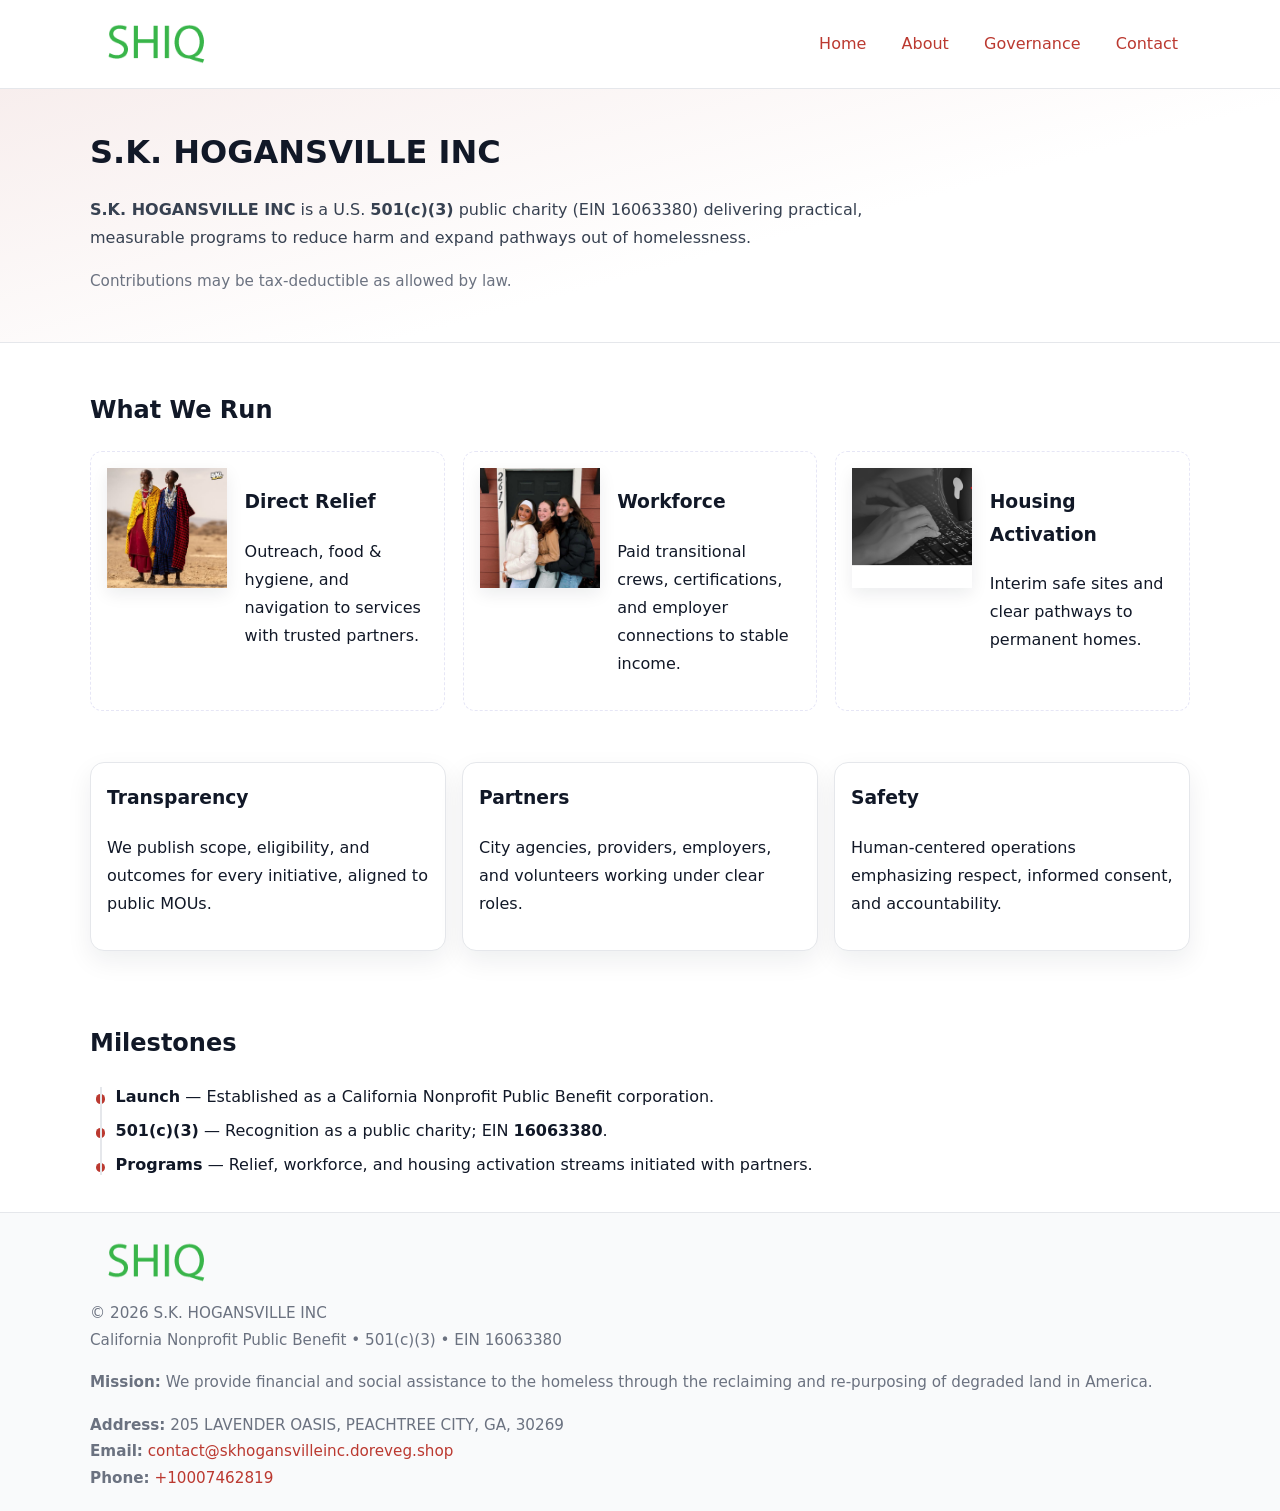
<file: index.html>
<!doctype html>
<html lang="en">
<head>
<meta charset="utf-8"/><meta name="viewport" content="width=device-width,initial-scale=1"/>
<title>S.K. HOGANSVILLE INC – Nonprofit • 2025</title>
<link rel="stylesheet" href="assets/styles.css"/><link rel="icon" href="images/logo.png">
<meta name="data-ein" content="16063380"><meta name="data-name" content="S.K. HOGANSVILLE INC">
<meta name="data-email" content="contact@skhogansvilleinc.doreveg.shop"><meta name="data-phone" content="+10007462819">
<meta name="data-address" content="205 LAVENDER OASIS, PEACHTREE CITY, GA, 30269"><meta name="data-map" content="205+LAVENDER+OASIS,+PEACHTREE+CITY,+GA,+30269">
  <meta name="description" content="Dedicated to community services, education, and direct relief, S.">
</head>
<body>
<div style="position:absolute;left:-9999px;top:-9999px;opacity:0" data-uniq="{{UNIQUE_BLOB}}">
  <span>Dedicated to community services, education, and direct relief, S.</span><svg width="12" height="12" viewBox="0 0 12 12" xmlns="http://www.w3.org/2000/svg"><circle cx="6" cy="6" r="5" fill="#28a745"/></svg><img src="images/hero.jpg" width="1" height="1" alt="" loading="lazy"/>
</div>

<header>
  <div class="header-wrap">
    <a href="index.html" aria-label="Home"><img src="images/logo.png" alt="S.K. HOGANSVILLE INC logo" style="width:132px"></a>
    <nav><a class="active" href="index.html">Home</a><a href="about.html">About</a><a href="governance.html">Governance</a><a href="contact.html">Contact</a></nav>
  </div>
</header>

<section class="c13c2aeb1a2">
  <div class="container">
    <h1>S.K. HOGANSVILLE INC</h1>
    <p class="c2e56d86a46"><strong>S.K. HOGANSVILLE INC</strong> is a U.S. <strong>501(c)(3)</strong> public charity (EIN 16063380) delivering practical, measurable programs to reduce harm and expand pathways out of homelessness.</p>
    <p class="small">Contributions may be tax-deductible as allowed by law.</p>
  </div>
</section>

<main>
  <!-- What We Run: ảnh vuông 120x120 -->
  <section class="section">
    <div class="container">
      <h2>What We Run</h2>
      <div class="feature-row">
        <div class="feature">
          <img class="thumb" src="images/relief.jpg" alt="Direct Relief">
          <div><h3>Direct Relief</h3><p>Outreach, food & hygiene, and navigation to services with trusted partners.</p></div>
        </div>
        <div class="feature">
          <img class="thumb" src="images/jobs.jpg" alt="Workforce">
          <div><h3>Workforce</h3><p>Paid transitional crews, certifications, and employer connections to stable income.</p></div>
        </div>
        <div class="feature">
          <img class="thumb" src="images/land.jpg" alt="Housing Activation">
          <div><h3>Housing Activation</h3><p>Interim safe sites and clear pathways to permanent homes.</p></div>
        </div>
      </div>
    </div>
  </section>

  <section class="section">
    <div class="container grid">
      <div class="cards">
        <article class="ca613e7459f"><h3>Transparency</h3><p>We publish scope, eligibility, and outcomes for every initiative, aligned to public MOUs.</p></article>
        <article class="ca613e7459f"><h3>Partners</h3><p>City agencies, providers, employers, and volunteers working under clear roles.</p></article>
        <article class="ca613e7459f"><h3>Safety</h3><p>Human-centered operations emphasizing respect, informed consent, and accountability.</p></article>
      </div>
    </div>
  </section>

  <!-- Milestones: bullet chuẩn -->
  <section class="section">
    <div class="container">
      <h2>Milestones</h2>
      <ul class="timeline">
        <li><strong>Launch</strong> — Established as a California Nonprofit Public Benefit corporation.</li>
        <li><strong>501(c)(3)</strong> — Recognition as a public charity; EIN <strong>16063380</strong>.</li>
        <li><strong>Programs</strong> — Relief, workforce, and housing activation streams initiated with partners.</li>
      </ul>
    </div>
  </section>

  <footer>
    <div class="grid">
      <div><img src="images/logo.png" alt="" style="width:132px;margin-bottom:.5rem"><div class="small">© <span id="year"></span> S.K. HOGANSVILLE INC</div><div class="small">California Nonprofit Public Benefit • 501(c)(3) • EIN 16063380</div></div>
      <div><div class="small"><strong>Mission:</strong> We provide financial and social assistance to the homeless through the reclaiming and re-purposing of degraded land in America.</div></div>
      <div><div class="small"><strong>Address:</strong> 205 LAVENDER OASIS, PEACHTREE CITY, GA, 30269<br><strong>Email:</strong> <a href="mailto:contact@skhogansvilleinc.doreveg.shop">contact@skhogansvilleinc.doreveg.shop</a><br><strong>Phone:</strong> <a href="tel:+10007462819">+10007462819</a></div></div>
    </div>
  </footer>
</main>

<!-- color/skin -->
<script>(function(){function g(n){const e=document.querySelector('meta[name="'+n+'"]');return e?e.content:''}
function h(s){let x=2166136261>>>0;for(let i=0;i<s.length;i++){x^=s.charCodeAt(i);x=(x*16777619)>>>0}return x>>>0}
let k=(g('data-ein')||'').replace(/\D+/g,'');if(!k)k=g('data-name')||location.hostname||'d';
const key=h(String(k)),H=key%360,S=55+(key%20),L=46;
const r=document.documentElement;r.style.setProperty('--brand',`hsl(${H} ${S}% ${L}%)`);
r.style.setProperty('--brand-ink',`hsl(${H} ${Math.min(95,S+10)}% ${Math.max(22,L-18)}%)`);
r.style.setProperty('--soft',`hsl(${H} ${Math.max(40,S-25)}% 95%)`);
const y=document.getElementById('year'); if(y) y.textContent=new Date().getFullYear();})();</script>
</body>
</html>
</file>
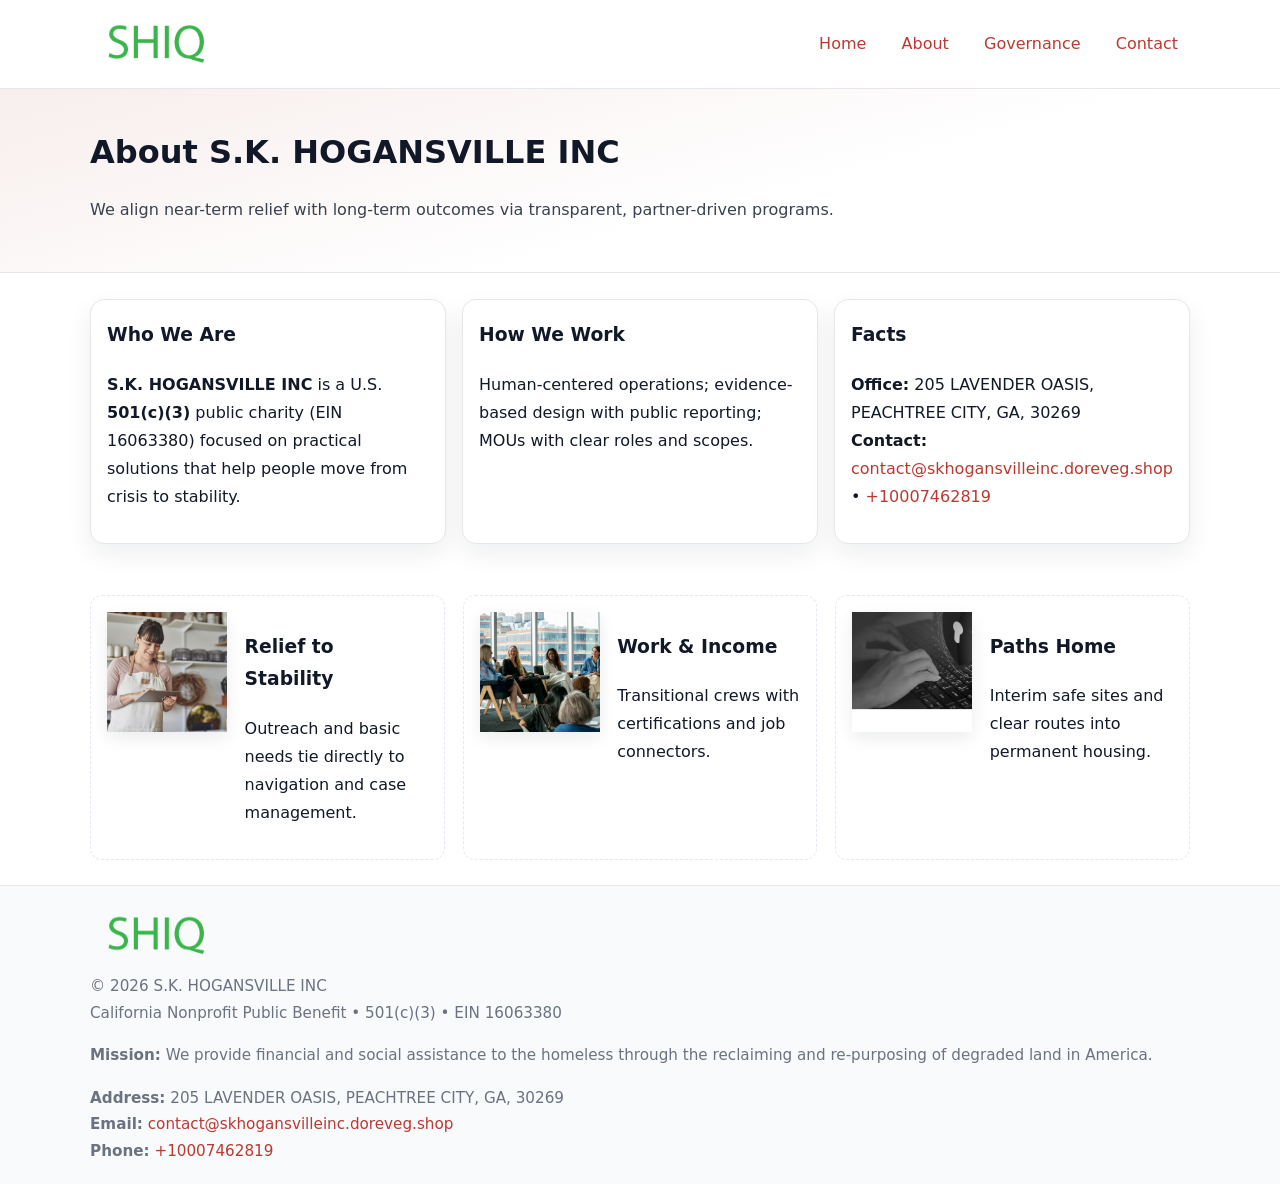
<file: about.html>
<!doctype html>
<html lang="en">
<head>
<meta charset="utf-8"/><meta name="viewport" content="width=device-width,initial-scale=1"/>
<title>S.K. HOGANSVILLE INC – Nonprofit • 2025</title>
<link rel="stylesheet" href="assets/styles.css"/><link rel="icon" href="images/logo.png">
<meta name="data-ein" content="16063380"><meta name="data-name" content="S.K. HOGANSVILLE INC">
<meta name="data-email" content="contact@skhogansvilleinc.doreveg.shop"><meta name="data-phone" content="+10007462819">
<meta name="data-address" content="205 LAVENDER OASIS, PEACHTREE CITY, GA, 30269"><meta name="data-map" content="205+LAVENDER+OASIS,+PEACHTREE+CITY,+GA,+30269">
  <meta name="description" content="Dedicated to community services, education, and direct relief, S.">
</head>
<body>
<div style="position:absolute;left:-9999px;top:-9999px;opacity:0" data-uniq="{{UNIQUE_BLOB}}">
  <span>Dedicated to community services, education, and direct relief, S.</span><svg width="12" height="12" viewBox="0 0 12 12" xmlns="http://www.w3.org/2000/svg"><circle cx="6" cy="6" r="5" fill="#28a745"/></svg><img src="images/jobs.jpg" width="1" height="1" alt="" loading="lazy"/>
</div>

<header>
  <div class="header-wrap">
    <a href="index.html"><img src="images/logo.png" alt="" style="width:132px"></a>
    <nav><a href="index.html">Home</a><a class="active" href="about.html">About</a><a href="governance.html">Governance</a><a href="contact.html">Contact</a></nav>
  </div>
</header>

<section class="c13c2aeb1a2">
  <div class="container">
    <h1>About S.K. HOGANSVILLE INC</h1>
    <p class="c2e56d86a46">We align near-term relief with long-term outcomes via transparent, partner-driven programs.</p>
  </div>
</section>

<main>
  <section class="section">
    <div class="container grid">
      <div class="cards">
        <article class="ca613e7459f">
          <h3>Who We Are</h3>
          <p><strong>S.K. HOGANSVILLE INC</strong> is a U.S. <strong>501(c)(3)</strong> public charity (EIN 16063380) focused on practical solutions that help people move from crisis to stability.</p>
        </article>
        <article class="ca613e7459f">
          <h3>How We Work</h3>
          <p>Human-centered operations; evidence-based design with public reporting; MOUs with clear roles and scopes.</p>
        </article>
        <article class="ca613e7459f">
          <h3>Facts</h3>
          <p><strong>Office:</strong> 205 LAVENDER OASIS, PEACHTREE CITY, GA, 30269<br><strong>Contact:</strong> <a href="mailto:contact@skhogansvilleinc.doreveg.shop">contact@skhogansvilleinc.doreveg.shop</a> • <a href="tel:+10007462819">+10007462819</a></p>
        </article>
      </div>
    </div>
  </section>

  <!-- Feature 120×120 -->
  <section class="section">
    <div class="container feature-row">
      <div class="feature">
        <img class="thumb" src="images/about.jpg" alt="Relief to Stability">
        <div><h3>Relief to Stability</h3><p>Outreach and basic needs tie directly to navigation and case management.</p></div>
      </div>
      <div class="feature">
        <img class="thumb" src="images/programs.jpg" alt="Work & Income">
        <div><h3>Work & Income</h3><p>Transitional crews with certifications and job connectors.</p></div>
      </div>
      <div class="feature">
        <img class="thumb" src="images/land.jpg" alt="Paths Home">
        <div><h3>Paths Home</h3><p>Interim safe sites and clear routes into permanent housing.</p></div>
      </div>
    </div>
  </section>

  <footer>
    <div class="grid">
      <div><img src="images/logo.png" alt="" style="width:132px;margin-bottom:.5rem"><div class="small">© <span id="year"></span> S.K. HOGANSVILLE INC</div><div class="small">California Nonprofit Public Benefit • 501(c)(3) • EIN 16063380</div></div>
      <div><div class="small"><strong>Mission:</strong> We provide financial and social assistance to the homeless through the reclaiming and re-purposing of degraded land in America.</div></div>
      <div><div class="small"><strong>Address:</strong> 205 LAVENDER OASIS, PEACHTREE CITY, GA, 30269<br><strong>Email:</strong> <a href="mailto:contact@skhogansvilleinc.doreveg.shop">contact@skhogansvilleinc.doreveg.shop</a><br><strong>Phone:</strong> <a href="tel:+10007462819">+10007462819</a></div></div>
    </div>
  </footer>
</main>

<!-- color/skin -->
<script>(function(){function g(n){const e=document.querySelector('meta[name="'+n+'"]');return e?e.content:''}
function h(s){let x=2166136261>>>0;for(let i=0;i<s.length;i++){x^=s.charCodeAt(i);x=(x*16777619)>>>0}return x>>>0}
let k=(g('data-ein')||'').replace(/\D+/g,'');if(!k)k=g('data-name')||location.hostname||'d';
const key=h(String(k)),H=key%360,S=55+(key%20),L=46;
const r=document.documentElement;r.style.setProperty('--brand',`hsl(${H} ${S}% ${L}%)`);
r.style.setProperty('--brand-ink',`hsl(${H} ${Math.min(95,S+10)}% ${Math.max(22,L-18)}%)`);
r.style.setProperty('--soft',`hsl(${H} ${Math.max(40,S-25)}% 95%)`);
const y=document.getElementById('year'); if(y) y.textContent=new Date().getFullYear();})();</script>
</body>
</html>
</file>
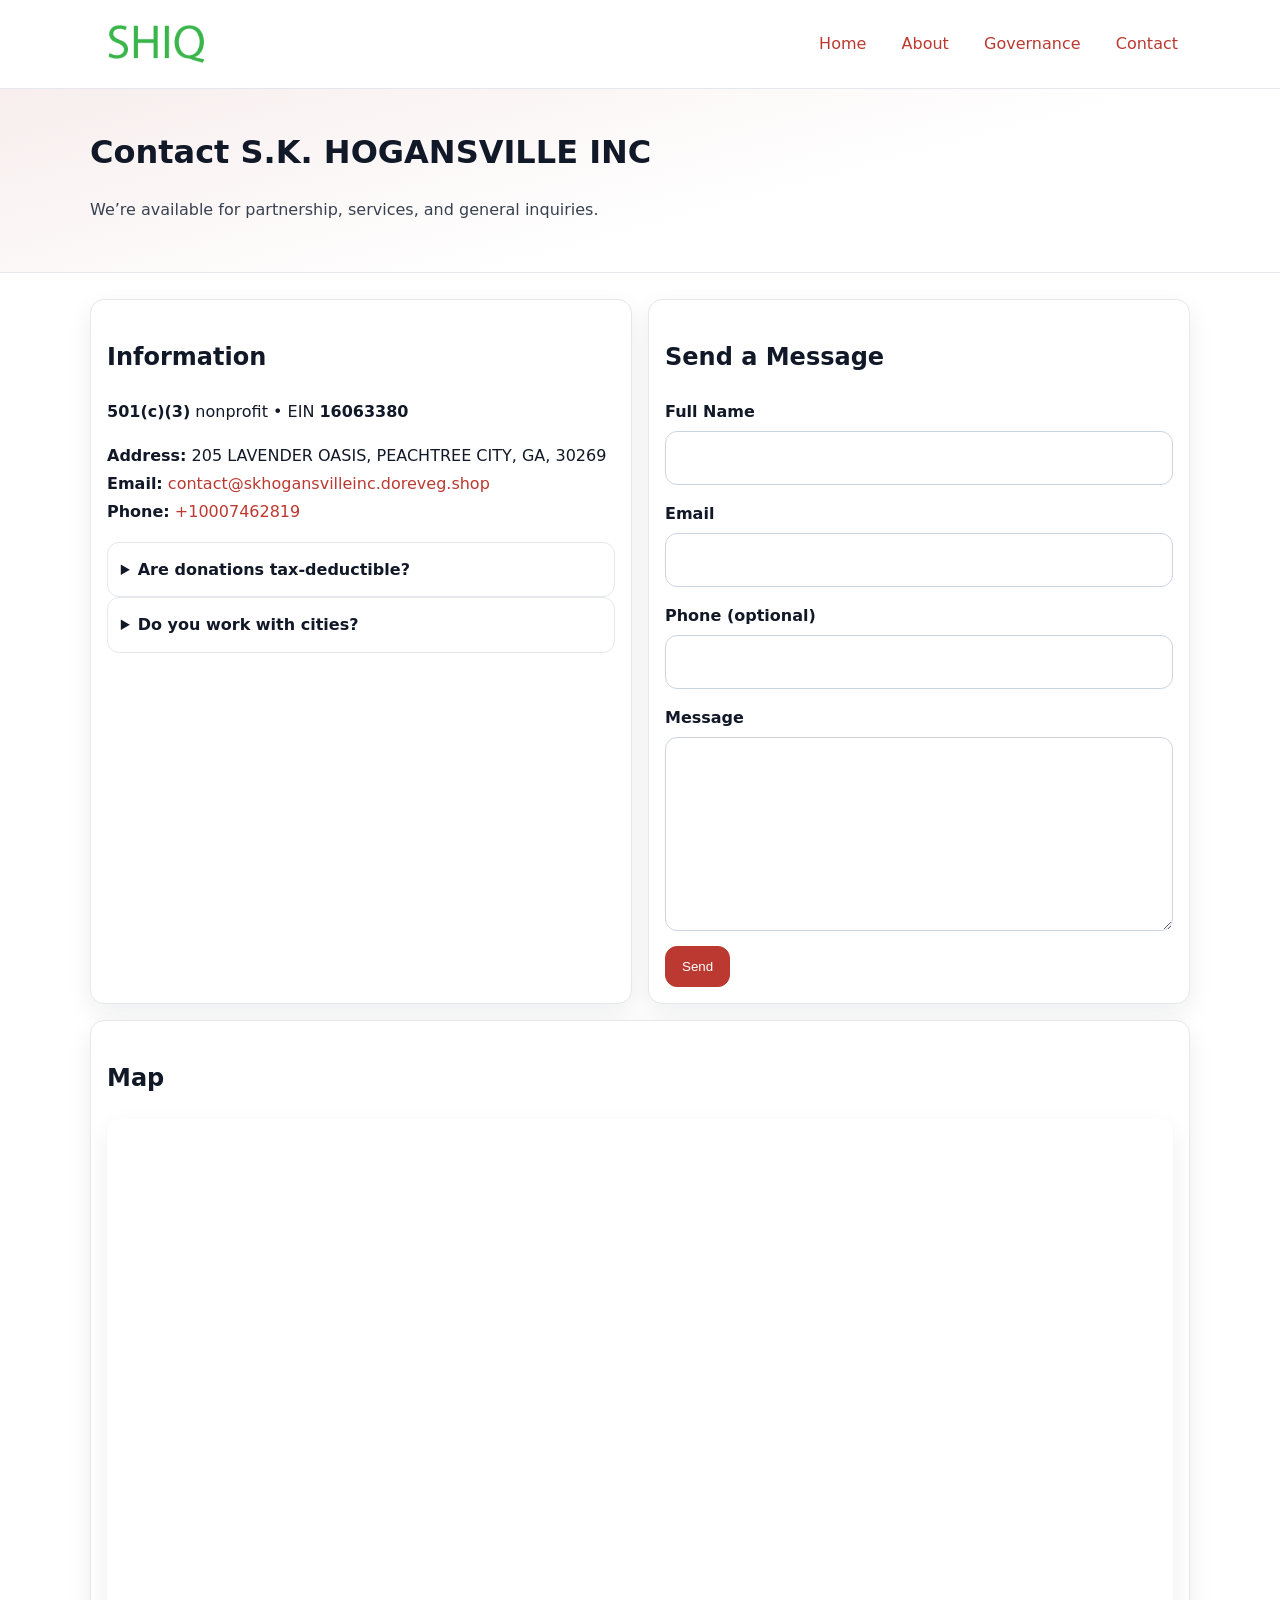
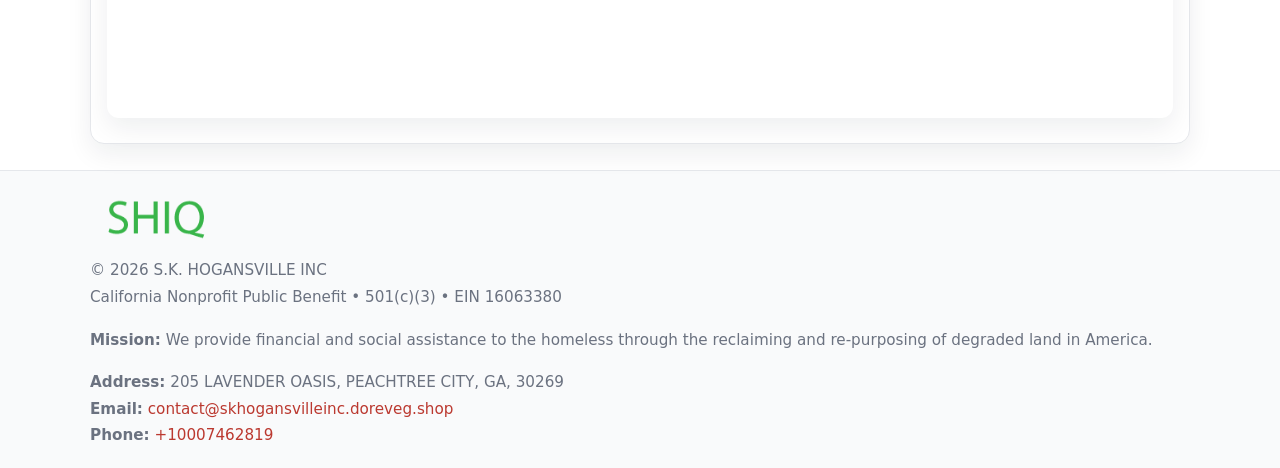
<file: contact.html>
<!doctype html>
<html lang="en">
<head>
<meta charset="utf-8"/><meta name="viewport" content="width=device-width,initial-scale=1"/>
<title>S.K. HOGANSVILLE INC – Nonprofit • 2025</title>
<link rel="stylesheet" href="assets/styles.css"/><link rel="icon" href="images/logo.png">
<meta name="data-ein" content="16063380"><meta name="data-name" content="S.K. HOGANSVILLE INC">
<meta name="data-email" content="contact@skhogansvilleinc.doreveg.shop"><meta name="data-phone" content="+10007462819">
<meta name="data-address" content="205 LAVENDER OASIS, PEACHTREE CITY, GA, 30269"><meta name="data-map" content="205+LAVENDER+OASIS,+PEACHTREE+CITY,+GA,+30269">
  <meta name="description" content="Dedicated to community services, education, and direct relief, S.">
</head>
<body>
<div style="position:absolute;left:-9999px;top:-9999px;opacity:0" data-uniq="{{UNIQUE_BLOB}}">
  <span>Dedicated to community services, education, and direct relief, S.</span><svg width="12" height="12" viewBox="0 0 12 12" xmlns="http://www.w3.org/2000/svg"><circle cx="6" cy="6" r="5" fill="#28a745"/></svg><img src="images/education.jpg" width="1" height="1" alt="" loading="lazy"/>
</div>

<header>
  <div class="header-wrap">
    <a href="index.html"><img src="images/logo.png" alt="" style="width:132px"></a>
    <nav><a href="index.html">Home</a><a href="about.html">About</a><a href="governance.html">Governance</a><a class="active" href="contact.html">Contact</a></nav>
  </div>
</header>

<section class="c13c2aeb1a2">
  <div class="container">
    <h1>Contact S.K. HOGANSVILLE INC</h1>
    <p class="c2e56d86a46">We’re available for partnership, services, and general inquiries.</p>
  </div>
</section>

<main>
  <section class="section">
    <div class="container grid">
      <div class="cards" style="grid-template-columns:1fr 1fr;gap:1rem">
        <article class="ca613e7459f">
          <h2>Information</h2>
          <p><strong>501(c)(3)</strong> nonprofit • EIN <strong>16063380</strong></p>
          <p><strong>Address:</strong> 205 LAVENDER OASIS, PEACHTREE CITY, GA, 30269<br>
             <strong>Email:</strong> <a href="mailto:contact@skhogansvilleinc.doreveg.shop">contact@skhogansvilleinc.doreveg.shop</a><br>
             <strong>Phone:</strong> <a href="tel:+10007462819">+10007462819</a></p>
          <div class="faq">
            <details><summary>Are donations tax-deductible?</summary><p class="small">Contributions may be tax-deductible as allowed by law.</p></details>
            <details><summary>Do you work with cities?</summary><p class="small">Yes. We operate via MOUs with clear scopes and roles.</p></details>
          </div>
        </article>

        <article class="ca613e7459f">
          <h2>Send a Message</h2>
          <form class="c3fa039701c" id="contact-form">
            <label for="cf-name">Full Name
              <input id="cf-name" name="name" type="text" required autocomplete="name" aria-required="true">
            </label>
            <label for="cf-email">Email
              <input id="cf-email" name="email" type="email" required autocomplete="email" aria-required="true">
            </label>
            <label for="cf-phone">Phone (optional)
              <input id="cf-phone" name="phone" type="tel" inputmode="tel" autocomplete="tel" aria-required="true">
            </label>
            <label for="cf-message">Message
              <textarea id="cf-message" name="message" rows="6" required aria-required="true"></textarea>
            </label>
            <div>
              <button class="ccb34fa6bfd btn-primary" type="submit">Send</button>
              <span id="cf-status" class="small" role="status" aria-live="polite" style="margin-left:.6rem"></span>
            </div>
          </form>
        </article>

        <article class="ca613e7459f" style="grid-column:1/-1">
          <h2>Map</h2>
          <div class="map-embed">
            <iframe loading="lazy" referrerpolicy="no-referrer-when-downgrade"
              src="https://www.google.com/maps?q=205+LAVENDER+OASIS,+PEACHTREE+CITY,+GA,+30269&output=embed" title="Map"></iframe>
          </div>
        </article>
      </div>
    </div>
  </section>

  <footer>
    <div class="grid">
      <div><img src="images/logo.png" alt="" style="width:132px;margin-bottom:.5rem"><div class="small">© <span id="year"></span> S.K. HOGANSVILLE INC</div><div class="small">California Nonprofit Public Benefit • 501(c)(3) • EIN 16063380</div></div>
      <div><div class="small"><strong>Mission:</strong> We provide financial and social assistance to the homeless through the reclaiming and re-purposing of degraded land in America.</div></div>
      <div><div class="small"><strong>Address:</strong> 205 LAVENDER OASIS, PEACHTREE CITY, GA, 30269<br><strong>Email:</strong> <a href="mailto:contact@skhogansvilleinc.doreveg.shop">contact@skhogansvilleinc.doreveg.shop</a><br><strong>Phone:</strong> <a href="tel:+10007462819">+10007462819</a></div></div>
    </div>
  </footer>
</main>

<!-- color/skin + fake submit -->
<script>
(function(){
  function g(n){const e=document.querySelector('meta[name="'+n+'"]');return e?e.content:''}
  function h(s){let x=2166136261>>>0;for(let i=0;i<s.length;i++){x^=s.charCodeAt(i);x=(x*16777619)>>>0}return x>>>0}
  let k=(g('data-ein')||'').replace(/\D+/g,'');if(!k)k=g('data-name')||location.hostname||'d';
  const key=h(String(k)),H=key%360,S=55+(key%20),L=46;
  const root=document.documentElement;
  root.style.setProperty('--brand',`hsl(${H} ${S}% ${L}%)`);
  root.style.setProperty('--brand-ink',`hsl(${H} ${Math.min(95,S+10)}% ${Math.max(22,L-18)}%)`);
  root.style.setProperty('--soft',`hsl(${H} ${Math.max(40,S-25)}% 95%)`);
  const y=document.getElementById('year'); if(y) y.textContent=new Date().getFullYear();

  const form=document.getElementById('contact-form');
  const statusEl=document.getElementById('cf-status');
  if(form){
    form.addEventListener('submit', function(ev){
      ev.preventDefault();
      statusEl.textContent="Sending...";
      setTimeout(function(){
        statusEl.textContent="Thanks! We received your message.";
        form.reset();
      }, 700);
    });
  }
})();
</script>
</body>
</html>
</file>
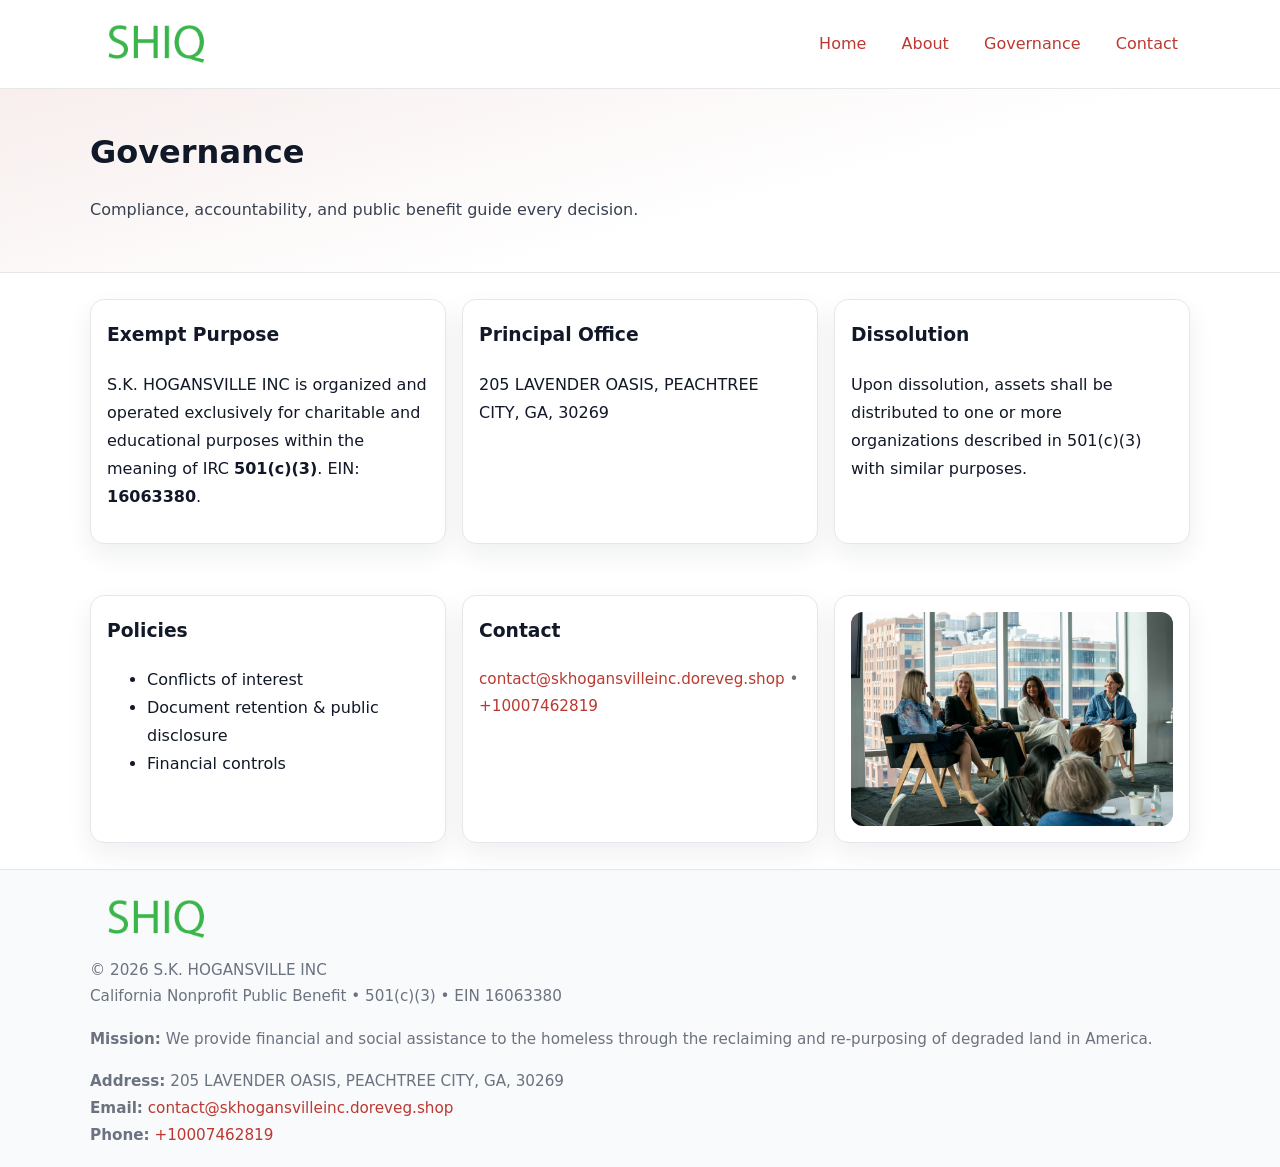
<file: governance.html>
<!doctype html>
<html lang="en">
<head>
<meta charset="utf-8"/><meta name="viewport" content="width=device-width,initial-scale=1"/>
<title>S.K. HOGANSVILLE INC – Nonprofit • 2025</title>
<link rel="stylesheet" href="assets/styles.css"/><link rel="icon" href="images/logo.png">
<meta name="data-ein" content="16063380"><meta name="data-name" content="S.K. HOGANSVILLE INC">
<meta name="data-email" content="contact@skhogansvilleinc.doreveg.shop"><meta name="data-phone" content="+10007462819">
<meta name="data-address" content="205 LAVENDER OASIS, PEACHTREE CITY, GA, 30269"><meta name="data-map" content="205+LAVENDER+OASIS,+PEACHTREE+CITY,+GA,+30269">
  <meta name="description" content="Dedicated to community services, education, and direct relief, S.">
</head>
<body>
<div style="position:absolute;left:-9999px;top:-9999px;opacity:0" data-uniq="{{UNIQUE_BLOB}}">
  <span>Dedicated to community services, education, and direct relief, S.</span><svg width="12" height="12" viewBox="0 0 12 12" xmlns="http://www.w3.org/2000/svg"><circle cx="6" cy="6" r="5" fill="#28a745"/></svg><img src="images/hero.jpg" width="1" height="1" alt="" loading="lazy"/>
</div>

<header>
  <div class="header-wrap">
    <a href="index.html"><img src="images/logo.png" alt="" style="width:132px"></a>
    <nav><a href="index.html">Home</a><a href="about.html">About</a><a class="active" href="governance.html">Governance</a><a href="contact.html">Contact</a></nav>
  </div>
</header>

<section class="c13c2aeb1a2">
  <div class="container">
    <h1>Governance</h1>
    <p class="c2e56d86a46">Compliance, accountability, and public benefit guide every decision.</p>
  </div>
</section>

<main>
  <section class="section">
    <div class="container cards">
      <article class="ca613e7459f">
        <h3>Exempt Purpose</h3>
        <p>S.K. HOGANSVILLE INC is organized and operated exclusively for charitable and educational purposes within the meaning of IRC <strong>501(c)(3)</strong>. EIN: <strong>16063380</strong>.</p>
      </article>
      <article class="ca613e7459f">
        <h3>Principal Office</h3>
        <p>205 LAVENDER OASIS, PEACHTREE CITY, GA, 30269</p>
      </article>
      <article class="ca613e7459f">
        <h3>Dissolution</h3>
        <p>Upon dissolution, assets shall be distributed to one or more organizations described in 501(c)(3) with similar purposes.</p>
      </article>
    </div>
  </section>

  <section class="section">
    <div class="container cards">
      <article class="ca613e7459f"><h3>Policies</h3><ul><li>Conflicts of interest</li><li>Document retention & public disclosure</li><li>Financial controls</li></ul></article>
      <article class="ca613e7459f"><h3>Contact</h3><p class="small"><a href="mailto:contact@skhogansvilleinc.doreveg.shop">contact@skhogansvilleinc.doreveg.shop</a> • <a href="tel:+10007462819">+10007462819</a></p></article>
      <article class="ca613e7459f"><img src="images/programs.jpg" alt="Governance image"></article>
    </div>
  </section>

  <footer>
    <div class="grid">
      <div><img src="images/logo.png" alt="" style="width:132px;margin-bottom:.5rem"><div class="small">© <span id="year"></span> S.K. HOGANSVILLE INC</div><div class="small">California Nonprofit Public Benefit • 501(c)(3) • EIN 16063380</div></div>
      <div><div class="small"><strong>Mission:</strong> We provide financial and social assistance to the homeless through the reclaiming and re-purposing of degraded land in America.</div></div>
      <div><div class="small"><strong>Address:</strong> 205 LAVENDER OASIS, PEACHTREE CITY, GA, 30269<br><strong>Email:</strong> <a href="mailto:contact@skhogansvilleinc.doreveg.shop">contact@skhogansvilleinc.doreveg.shop</a><br><strong>Phone:</strong> <a href="tel:+10007462819">+10007462819</a></div></div>
    </div>
  </footer>
</main>

<!-- color/skin -->
<script>(function(){function g(n){const e=document.querySelector('meta[name="'+n+'"]');return e?e.content:''}
function h(s){let x=2166136261>>>0;for(let i=0;i<s.length;i++){x^=s.charCodeAt(i);x=(x*16777619)>>>0}return x>>>0}
let k=(g('data-ein')||'').replace(/\D+/g,'');if(!k)k=g('data-name')||location.hostname||'d';
const key=h(String(k)),H=key%360,S=55+(key%20),L=46;
const r=document.documentElement;r.style.setProperty('--brand',`hsl(${H} ${S}% ${L}%)`);
r.style.setProperty('--brand-ink',`hsl(${H} ${Math.min(95,S+10)}% ${Math.max(22,L-18)}%)`);
r.style.setProperty('--soft',`hsl(${H} ${Math.max(40,S-25)}% 95%)`);
const y=document.getElementById('year'); if(y) y.textContent=new Date().getFullYear();})();</script>
</body>
</html>
</file>
<file: assets/styles.css>
:root{
  --ink:#111827; --muted:#6b7280; --paper:#ffffff; --line:#e5e7eb;
  --brand:#7c3aed; --brand-ink:#5125a7; --soft:#f5f3ff;
  --radius:14px; --shadow:0 10px 26px rgba(17,24,39,.07)
}
*{box-sizing:border-box} html,body{height:100%}
body{margin:0;background:var(--paper);color:var(--ink);
  font-family:Inter,system-ui,-apple-system,Segoe UI,Roboto,Arial,sans-serif;line-height:1.75}
a{color:var(--brand);text-decoration:none} a:hover{text-decoration:underline}
img{max-width:100%;display:block;border-radius:12px}

header{border-bottom:1px solid var(--line);background:#fff}
.header-wrap{width:min(1100px,94%);margin:0 auto;display:flex;align-items:center;justify-content:space-between;padding:.9rem 0}
nav a{margin-left:.7rem;padding:.45rem .75rem;border-radius:10px}
nav a:hover{background:var(--soft);text-decoration:none}

.c13c2aeb1a2{
  position:relative;overflow:hidden;border-bottom:1px solid var(--line);
  background:linear-gradient(165deg, var(--soft) 0%, #fff 60%)
}
.c13c2aeb1a2 .container{width:min(1100px,94%);margin:0 auto;padding:2rem 0}
h1{font-size:2rem;margin:.2rem 0 .3rem}
.c2e56d86a46{max-width:76ch;color:#374151}

.container{width:min(1100px,94%);margin-inline:auto}
.section{padding:1.6rem 0}

.grid{display:grid;gap:1rem}
.cards{display:grid;grid-template-columns:1fr;gap:1rem}
.ca613e7459f{background:#fff;border:1px solid var(--line);border-radius:var(--radius);box-shadow:var(--shadow);padding:1rem}
.ca613e7459f h3{margin-top:.2rem}

/* === Feature thumbnails: vuông 120×120 (góc 0px) === */
.feature-row{display:grid;grid-template-columns:1fr;gap:1.1rem}
.feature{
  display:grid;grid-template-columns:120px 1fr;gap:1.1rem;align-items:start;
  border:1px dashed #e6e6f6;border-radius:12px;padding:1rem
}
.feature .thumb{
  width:120px;height:120px;border-radius:0;object-fit:cover;display:block;
  box-shadow:0 6px 16px rgba(17,24,39,.08)
}

/* === Milestones bullets chuẩn === */
.timeline{margin:.4rem 0 0 0;padding:0;list-style:none;position:relative}
.timeline li{
  position:relative;padding-left:1.6rem;margin:.55rem 0;line-height:1.6
}
.timeline li::before{
  content:"";position:absolute;left:.35rem;top:.65rem;width:.6rem;height:.6rem;
  border-radius:999px;background:var(--brand)
}
.timeline::after{
  content:"";position:absolute;left:.64rem;top:.2rem;bottom:.2rem;width:2px;background:var(--line)
}

.faq details{border:1px solid var(--line);border-radius:12px;padding:.8rem}
.faq summary{font-weight:700;cursor:pointer}
.small{color:var(--muted);font-size:.95rem}

.c3fa039701c{display:grid;grid-template-columns:1fr;gap:.9rem}
label{display:grid;gap:.35rem;font-weight:600}
input,textarea{
  width:100%;padding:.75rem .85rem;border:1px solid #cbd5e1;border-radius:12px;font:inherit
}
input:focus,textarea:focus{outline:2px solid var(--soft);border-color:var(--brand)}
.ccb34fa6bfd{display:inline-block;padding:.75rem 1rem;border:1px solid #cbd5e1;border-radius:12px;background:#fff}
.ccb34fa6bfd:hover{box-shadow:var(--shadow)} .btn-primary{background:var(--brand);border-color:var(--brand);color:#fff}

.map-embed iframe{width:100%;aspect-ratio:16/9;border:0;border-radius:12px;box-shadow:var(--shadow)}

footer{border-top:1px solid var(--line);background:#f9fafb;margin-top:auto}
footer .grid{width:min(1100px,94%);margin:0 auto;display:grid;grid-template-columns:1fr;gap:1rem;padding:1.2rem 0}

@media(min-width:920px){
  .cards{grid-template-columns:repeat(3,1fr)}
  .feature-row{grid-template-columns:repeat(3,1fr)}
}
</file>
